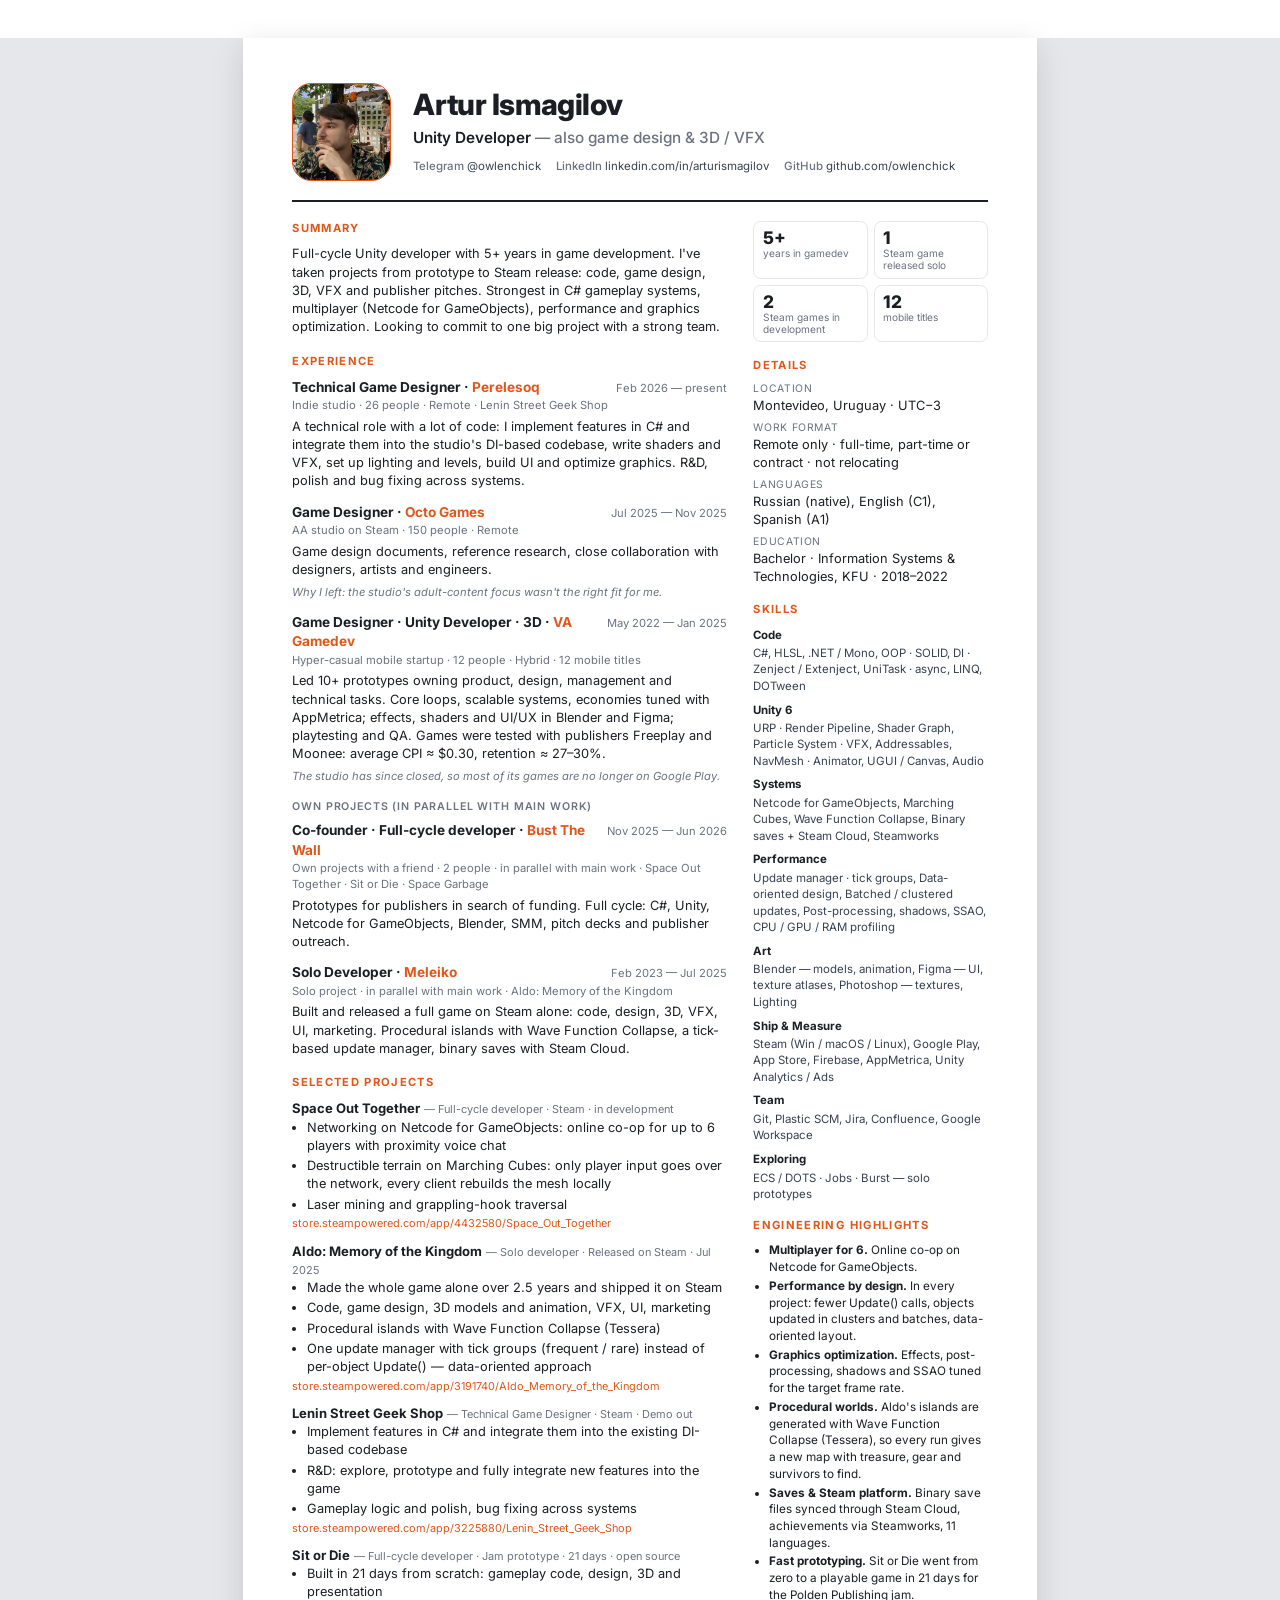
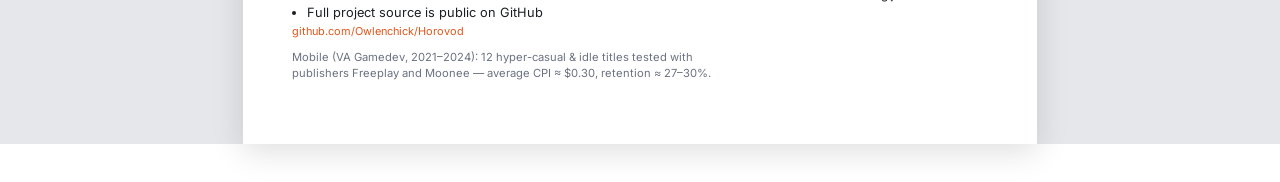
<file: cv/print.html>
<!doctype html>
<html lang="en">
<head>
<meta charset="utf-8" />
<title>Artur Ismagilov — CV</title>
<link href="https://fonts.googleapis.com/css2?family=Inter:wght@400;500;600;700;800&display=swap" rel="stylesheet" />
<style>
  @page { size: A4; margin: 12mm 13mm 11mm; }
  * { box-sizing: border-box; }
  html, body { margin: 0; background: #fff; }
  body { font: 9.6pt/1.42 "Inter", "Helvetica Neue", Arial, sans-serif; color: #1b1e24; -webkit-print-color-adjust: exact; print-color-adjust: exact; }
  .page { width: 184mm; }
  a { color: inherit; text-decoration: none; }
  .accent { color: #e2561a; }
  header { display: grid; grid-template-columns: 26mm 1fr; gap: 6mm; align-items: center; padding-bottom: 5mm; border-bottom: 2px solid #1b1e24; }
  header img { width: 26mm; height: 26mm; border-radius: 5mm; object-fit: cover; border: 1.5px solid #e2561a; }
  h1 { margin: 0; font-size: 22pt; font-weight: 800; letter-spacing: -.02em; line-height: 1.05; }
  .title { margin: 1.5mm 0 2.5mm; font-size: 11.5pt; font-weight: 600; }
  .title span { color: #6b7280; font-weight: 500; }
  .contacts { display: flex; flex-wrap: wrap; gap: 1mm 4mm; font-size: 8.6pt; color: #374151; }
  .contacts b { color: #6b7280; font-weight: 500; }
  .cols { display: grid; grid-template-columns: 1fr 62mm; gap: 7mm; margin-top: 5mm; }
  h2 { margin: 0 0 2.2mm; font-size: 8.4pt; font-weight: 700; letter-spacing: .12em; text-transform: uppercase; color: #e2561a; }
  section { margin-bottom: 4.6mm; break-inside: avoid; }
  p { margin: 0 0 1.6mm; }
  .job { margin-bottom: 3.2mm; break-inside: avoid; }
  .job-h { display: flex; justify-content: space-between; gap: 3mm; align-items: baseline; }
  .job-h h3 { margin: 0; font-size: 10.2pt; font-weight: 700; }
  .job-h time { flex: none; font-size: 8.4pt; color: #6b7280; white-space: nowrap; }
  .meta { font-size: 8.4pt; color: #6b7280; margin: .3mm 0 1mm; }
  ul { margin: 0; padding-left: 4mm; }
  li { margin: 0 0 .6mm; }
  .note { font-size: 8.4pt; color: #6b7280; font-style: italic; }
  .sub { margin: 3.6mm 0 2mm; font-size: 8pt; font-weight: 600; color: #6b7280; text-transform: uppercase; letter-spacing: .08em; }
  .proj { margin-bottom: 2.6mm; break-inside: avoid; }
  .proj h3 { margin: 0; font-size: 9.8pt; font-weight: 700; display: inline; }
  .proj .st { font-size: 8.2pt; color: #6b7280; }
  .proj .url { font-size: 8.2pt; color: #e2561a; }
  aside section { margin-bottom: 4.2mm; }
  .facts div { margin-bottom: 1.6mm; }
  .facts dt { font-size: 7.8pt; color: #6b7280; text-transform: uppercase; letter-spacing: .06em; }
  .facts dd { margin: 0; }
  dl { margin: 0; }
  .skills h4 { margin: 0 0 .6mm; font-size: 8.6pt; font-weight: 700; }
  .skills p { font-size: 8.6pt; color: #374151; margin-bottom: 2mm; }
  .hl li { font-size: 8.8pt; }
  .stats { display: grid; grid-template-columns: 1fr 1fr; gap: 1.6mm; }
  .stats div { border: 1px solid #e5e7eb; border-radius: 2mm; padding: 1.6mm 2.2mm; }
  .stats b { display: block; font-size: 13pt; font-weight: 800; line-height: 1.1; }
  .stats span { font-size: 7.6pt; color: #6b7280; line-height: 1.2; display: block; }
  @media screen { body { background: #e5e7eb; } .page { width: 210mm; min-height: 297mm; padding: 12mm 13mm; margin: 10mm auto; background: #fff; box-shadow: 0 2mm 8mm #0002; } }
</style>
</head>
<body>
<div class="page" id="cv"></div>
<script src="../js/data.js"></script>
<script>
(() => {
  const qs = new URLSearchParams(location.search);
  const lang = ["en", "ru", "es"].includes(qs.get("lang")) ? qs.get("lang") : "en";
  document.documentElement.lang = lang;
  if (lang === "es") document.body.style.fontSize = "9.1pt";
  const t = (v) => (v && typeof v === "object" && !Array.isArray(v) ? v[lang] ?? v.en : v ?? "");
  const esc = (s = "") => String(s).replace(/[&<>"]/g, (c) => ({ "&": "&amp;", "<": "&lt;", ">": "&gt;", '"': "&quot;" }[c]));
  const T = {
    en: { summary: "Summary", exp: "Experience", jobs: "Employment", own: "Own projects (in parallel with main work)", proj: "Selected projects", hl: "Engineering highlights", skills: "Skills", facts: "Details", loc: "Location", fmt: "Work format", lang: "Languages", edu: "Education", portfolio: "Portfolio",
          sum: "Full-cycle Unity developer with 5+ years in game development. I've taken projects from prototype to Steam release: code, game design, 3D, VFX and publisher pitches. Strongest in C# gameplay systems, multiplayer (Netcode for GameObjects), performance and graphics optimization. Looking to commit to one big project with a strong team.",
          s1: "years in gamedev", s2: "Steam game released solo", s3: "Steam games in development", s4: "mobile titles",
          mobile: "Mobile (VA Gamedev, 2021–2024): 12 hyper-casual & idle titles tested with publishers Freeplay and Moonee — average CPI ≈ $0.30, retention ≈ 27–30%." },
    ru: { summary: "О себе", exp: "Опыт", jobs: "Работа", own: "Свои проекты (параллельно с основной работой)", proj: "Избранные проекты", hl: "Технические решения", skills: "Навыки", facts: "Детали", loc: "Город", fmt: "Формат работы", lang: "Языки", edu: "Образование", portfolio: "Портфолио",
          sum: "Разработчик полного цикла на Unity, 5+ лет в геймдеве. Вёл проекты от прототипа до релиза в Steam: код, геймдизайн, 3D, VFX и работа с издателями. Сильнее всего в геймплейных системах на C#, мультиплеере (Netcode for GameObjects), оптимизации производительности и графики. Хочу вкладываться в один большой проект с сильной командой.",
          s1: "лет в геймдеве", s2: "игра в Steam, выпущена соло", s3: "игры в Steam в разработке", s4: "мобильных игр",
          mobile: "Мобайл (VA Gamedev, 2021–2024): 12 гиперказуальных и idle-игр, тесты с издателями Freeplay и Moonee — средний CPI ≈ $0,30, retention ≈ 27–30%." },
    es: { summary: "Perfil", exp: "Experiencia", jobs: "Empleo", own: "Proyectos propios (en paralelo al trabajo principal)", proj: "Proyectos destacados", hl: "Aspectos técnicos", skills: "Habilidades", facts: "Datos", loc: "Ubicación", fmt: "Modalidad", lang: "Idiomas", edu: "Educación", portfolio: "Portafolio",
          sum: "Desarrollador Unity de ciclo completo con más de 5 años en la industria. He llevado proyectos del prototipo al lanzamiento en Steam: código, diseño de juego, 3D, VFX y presentaciones a editores. Mi fuerte: sistemas de gameplay en C#, multijugador (Netcode for GameObjects), optimización de rendimiento y gráficos. Busco comprometerme con un gran proyecto junto a un equipo fuerte.",
          s1: "años en gamedev", s2: "juego en Steam lanzado en solitario", s3: "juegos de Steam en desarrollo", s4: "juegos móviles",
          mobile: "Móvil (VA Gamedev, 2021–2024): 12 juegos hipercasuales e idle probados con los editores Freeplay y Moonee — CPI medio ≈ 0,30 $, retención ≈ 27–30%." },
  }[lang];

  const P = window.PROFILE;
  const short = (u) => u.replace(/^https?:\/\/(www\.)?/, "").replace(/\/$/, "");
  const site = qs.get("site");

  const job = (e) => `
    <div class="job">
      <div class="job-h"><h3>${esc(t(e.role))} · <span class="accent">${esc(e.company)}</span></h3><time>${esc(t(e.period))}</time></div>
      <div class="meta">${esc(t(e.meta))}${e.project ? " · " + esc(t(e.project)) : ""}</div>
      <p>${esc(t(e.text))}</p>
      ${e.note ? `<div class="note">${esc(t(e.note))}</div>` : ""}
    </div>`;

  const proj = (p, n) => `
    <div class="proj">
      <h3>${esc(p.title)}</h3> <span class="st">— ${esc(t(p.position))} · ${esc(t(p.status))}</span>
      <ul>${p.work.slice(0, n).map((w) => `<li>${esc(t(w))}</li>`).join("")}</ul>
      ${p.links[0] ? `<div class="url">${esc(short(p.links[0].url))}</div>` : ""}
    </div>`;
  const F = Object.fromEntries(window.FEATURED.map((p) => [p.slug, p]));

  document.getElementById("cv").innerHTML = `
    <header>
      <img src="../assets/photo.jpg" alt="" onerror="this.style.visibility='hidden'" />
      <div>
        <h1>Artur Ismagilov</h1>
        <div class="title">${esc(t(P.title))} <span>— ${esc(t(P.also))}</span></div>
        <div class="contacts">
          <span><b>Telegram</b> @${esc(P.telegram)}</span>
          <span><b>LinkedIn</b> ${esc(short(P.linkedin))}</span>
          <span><b>GitHub</b> ${esc(short(P.github))}</span>
          ${P.email ? `<span><b>Email</b> ${esc(P.email)}</span>` : ""}
          ${site ? `<span><b>${T.portfolio}</b> ${esc(short(site))}</span>` : ""}
        </div>
      </div>
    </header>
    <div class="cols">
      <main>
        <section><h2>${T.summary}</h2><p>${T.sum}</p></section>
        <section>
          <h2>${T.exp}</h2>
          ${window.EXPERIENCE.filter((e) => e.type !== "own").map(job).join("")}
          <div class="sub">${T.own}</div>
          ${window.EXPERIENCE.filter((e) => e.type === "own").map(job).join("")}
        </section>
        <section>
          <h2>${T.proj}</h2>
          ${proj(F["space-out-together"], 3)}
          ${proj(F["aldo"], 4)}
          ${proj(F["lenin-street-geek-shop"], 3)}
          ${proj(F["sit-or-die"], 2)}
          <p class="meta">${T.mobile}</p>
        </section>
      </main>
      <aside>
        <section>
          <div class="stats">
            <div><b>5+</b><span>${T.s1}</span></div><div><b>1</b><span>${T.s2}</span></div>
            <div><b>2</b><span>${T.s3}</span></div><div><b>12</b><span>${T.s4}</span></div>
          </div>
        </section>
        <section>
          <h2>${T.facts}</h2>
          <dl class="facts">
            <div><dt>${T.loc}</dt><dd>${esc(t(P.location))} · UTC−3</dd></div>
            <div><dt>${T.fmt}</dt><dd>${esc(t(P.format))}</dd></div>
            <div><dt>${T.lang}</dt><dd>${esc(t(P.languages))}</dd></div>
            <div><dt>${T.edu}</dt><dd>${esc(t(P.education))}</dd></div>
          </dl>
        </section>
        <section class="skills">
          <h2>${T.skills}</h2>
          ${window.STACK.map((s) => `<h4>${esc(t(s.group))}</h4><p>${s.items.map((i) => esc(t(i))).join(", ")}</p>`).join("")}
        </section>
        <section>
          <h2>${T.hl}</h2>
          <ul class="hl">${window.ENGINEERING.map((c) => `<li><b>${esc(t(c.title))}.</b> ${esc(t(c.text)).split(". ")[0].replace(/\.+$/, "")}.</li>`).join("")}</ul>
        </section>
      </aside>
    </div>`;
  document.title = `Artur Ismagilov — CV (${lang.toUpperCase()})`;
})();
</script>
</body>
</html>
</file>
